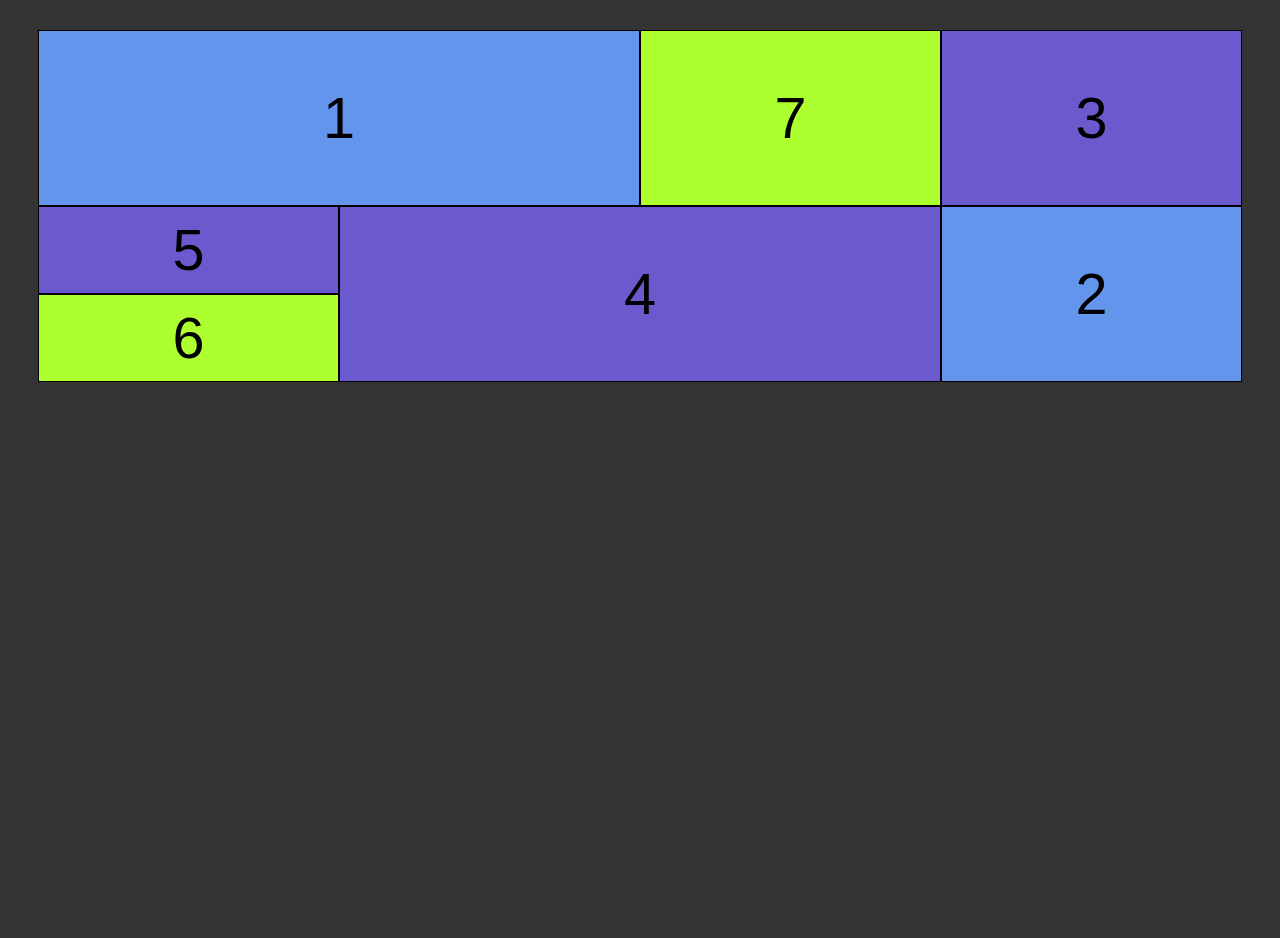
<file: z1/index.html>
<!DOCTYPE html>
<html lang="pl">
<head>
    <meta charset="UTF-8">
    <link rel="stylesheet" href="style.css" />
    <title>Grid</title>
</head>
<body>
    <div class="wrapper">
        <div class="item one blue">1</div>
        <div class="item two blue">2</div>
        <div class="item three purple">3</div>
        <div class="item four purple">4</div>
        <div class="item five purple">5</div>
        <div class="item six green">6</div>
        <div class="item seven green">7</div>
    </div>
    
</body>
</html>
</file>
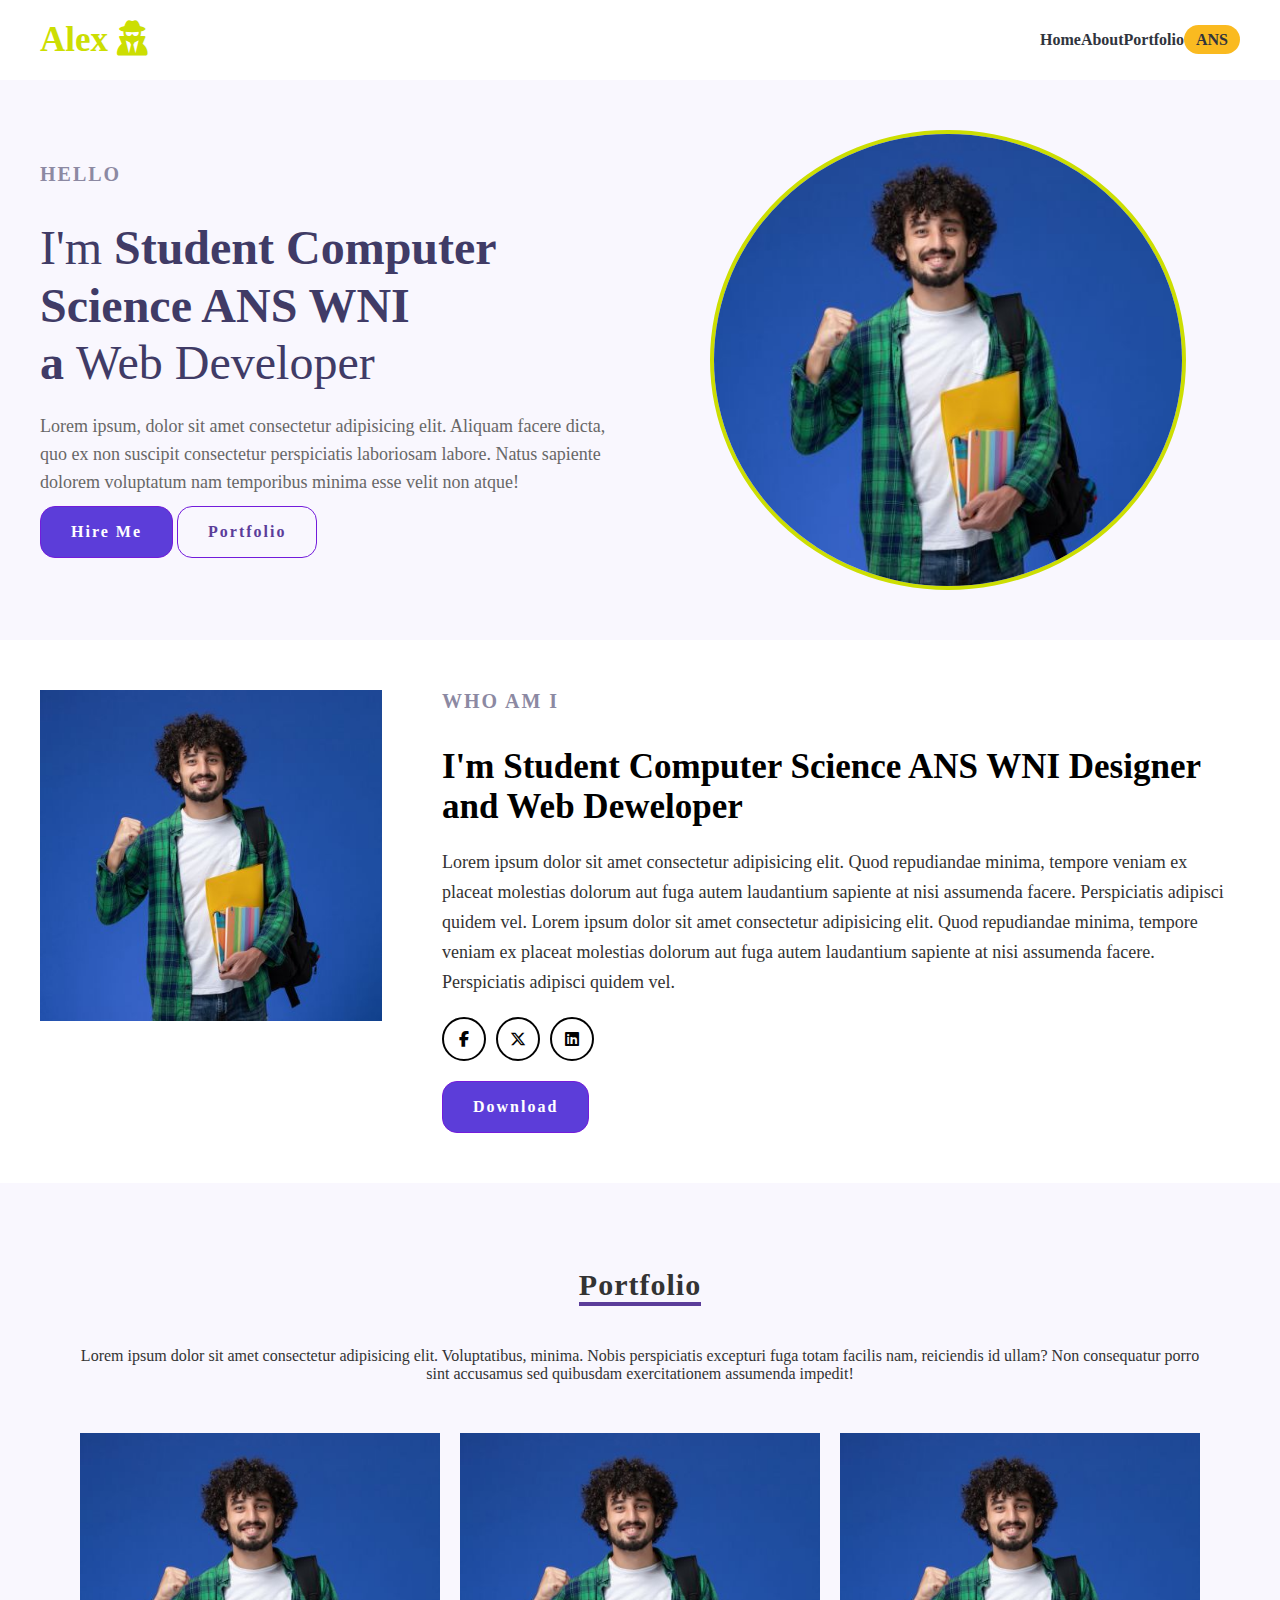
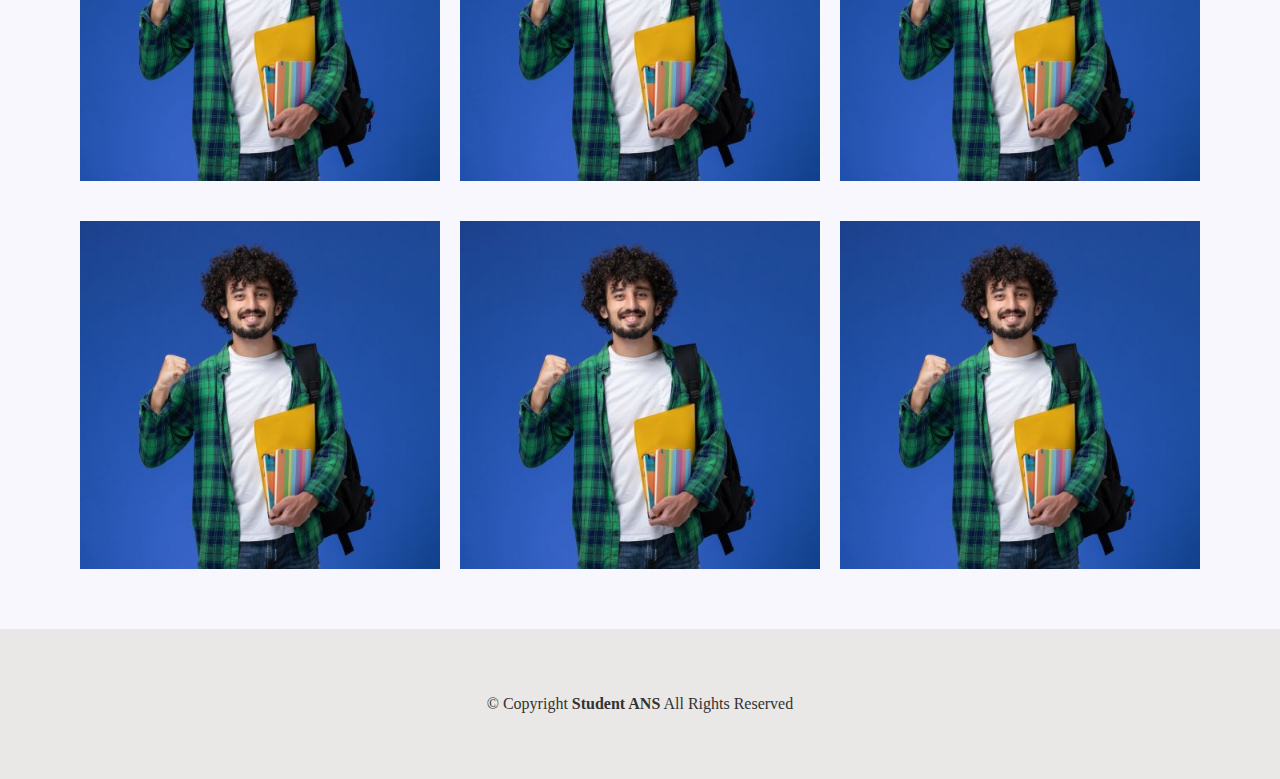
<file: z2/index.html>
<!DOCTYPE html>
<html lang="pl">
<head>
    <meta charset="UTF-8">
    <meta name="viewport" content="width=device-width, initial-scale=1.0">
    <title>Szablon www</title>
    <link rel="stylesheet" href="style.css">
    <link rel="stylesheet" href="https://cdnjs.cloudflare.com/ajax/libs/font-awesome/6.6.0/css/all.min.css">
    
</head>
<body>
    <header>
        <div class="container">
            <div class="header-content">
                <a href="onet.pl" class="logo">Alex
                 <i class="fa-solid fa-user-secret"></i>   
                </a>
                <nav>
                    <ul>
                        <li>
                            <a href="#">Home</a>
                        </li>
                        <li>
                            <a href="#">About</a>
                        </li>
                        <li>
                            <a href="#">Portfolio</a>
                        </li>
                        <li>
                            <a href="https://ans-ns.edu.pl">ANS</a>
                        </li>
                    </ul>
                </nav>
            </div>
        </div>
    </header>

    <section class="hero">
        <div class="container">
            <div class="hero-content">
                <div>
                     <h5>HELLO</h5>
                     <h2><span>I'm</span> Student Computer Science ANS WNI</h2>
                     <h2>a <span>Web Developer</span></h2>
                     <p>Lorem ipsum, dolor sit amet consectetur adipisicing elit. Aliquam facere dicta, quo ex non suscipit consectetur perspiciatis laboriosam labore. 
                        Natus sapiente dolorem voluptatum nam temporibus minima esse velit non atque!
                     </p>
                     <div class="hero-btn">
                        <a href ="#" class="button">
                            Hire Me
                        </a>
                     
                        <a href ="#" class="button button-secondary">
                           Portfolio
                        </a>
                    </div>
                 </div>
               <img src="ziutek_z_dokumenta.jpg" alt="ziutek_z_dokumenta">  
            </div>
        </div>
    </section>


    <section class="about">
        <div class="container">
            <div class="about-content">
                <img src="ziutek_z_dokumenta.jpg" alt="ziutek_z_dokumenta">    
             <div>
              <h5>Who Am I</h5> 
              <h2>I'm Student Computer Science ANS WNI Designer and Web Deweloper</h2>
              <p>Lorem ipsum dolor sit amet consectetur adipisicing elit. Quod repudiandae minima, tempore veniam ex placeat molestias dolorum aut fuga autem laudantium sapiente at nisi assumenda facere. Perspiciatis adipisci quidem vel.
                Lorem ipsum dolor sit amet consectetur adipisicing elit. Quod repudiandae minima, 
                tempore veniam ex placeat molestias dolorum aut fuga autem laudantium sapiente at nisi assumenda facere. Perspiciatis adipisci quidem vel.
            </p> 
               <div class="about-social">
                <ul>
                    <li>
                        <a href="#">
                            <i class="fab fa-facebook-f"></i>
                        </a>
                    </li>
                   
                        <li>
                            <a href="#">
                                <i class="fab fa-x-twitter"></i>
                            </a>
                        </li>
                    <li>
                        <a href="#">
                            <i class="fab fa-linkedin"></i>
                        </a>
                    </li>
                </ul>
               </div>
               <a href="#" class="button">Download</a> 
            </div>
        </div>
    </section>
    
    <section class="portfolio">
        <div class="container">
            <div class="portfolio-content">
                <div class="portfolio-heading">
                    <h2>Portfolio</h2>
                <p>Lorem ipsum dolor sit amet consectetur adipisicing elit. Voluptatibus, minima. Nobis perspiciatis excepturi fuga totam facilis nam, 
                    reiciendis id ullam? Non consequatur porro sint accusamus sed quibusdam exercitationem assumenda impedit!</p>
            </div>
            <div class="portfolio-images">
                <img src="ziutek_z_dokumenta.jpg" alt="ziutek_z_dokumenta"> 
                <img src="ziutek_z_dokumenta.jpg" alt="ziutek_z_dokumenta"> 
                <img src="ziutek_z_dokumenta.jpg" alt="ziutek_z_dokumenta"> 
                <img src="ziutek_z_dokumenta.jpg" alt="ziutek_z_dokumenta"> 
                <img src="ziutek_z_dokumenta.jpg" alt="ziutek_z_dokumenta"> 
                <img src="ziutek_z_dokumenta.jpg" alt="ziutek_z_dokumenta"> 
            </div>
        </div>
    </div>

    </section>

    <footer>
        <div class="container">
            <p>&copy; Copyright <b>Student ANS</b> All Rights Reserved</p>
        </div>
    </footer>
</body>
</html>
</file>
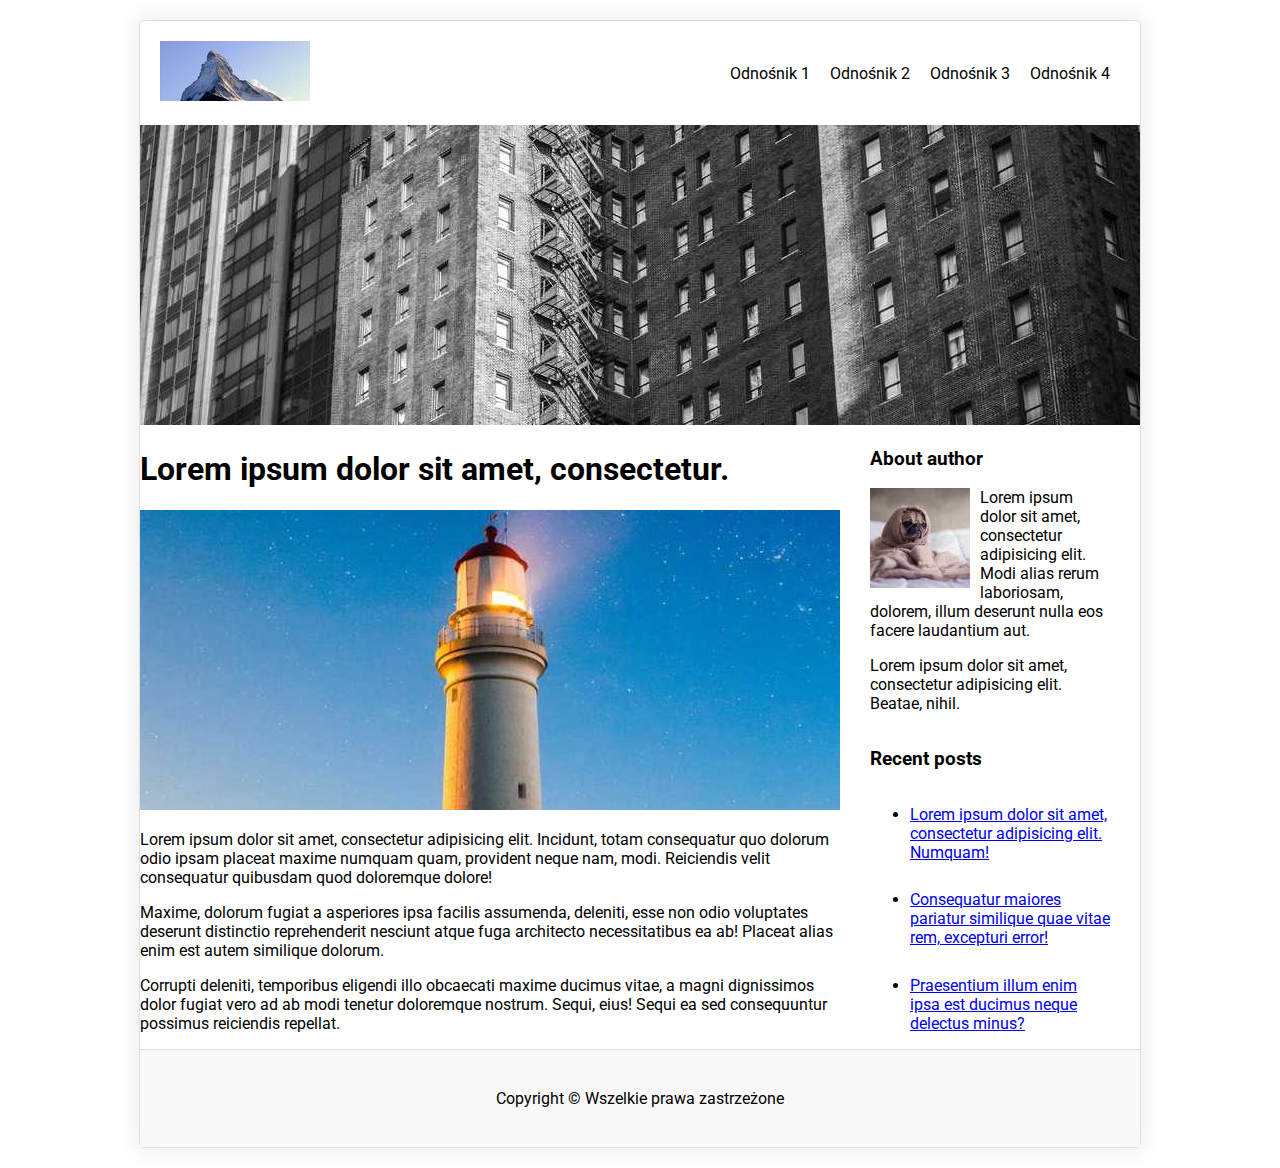
<file: z3/index.html>
<!DOCTYPE html>

<head>
	<meta charset="UTF-8">
	<title>Projekt P1</title>

	<link href="https://fonts.googleapis.com/css?family=Roboto:400,400i,700,700i&amp;subset=latin-ext" rel="stylesheet">
	<link rel="stylesheet" href="style.css">
	<html xmlns:mso="urn:schemas-microsoft-com:office:office" xmlns:msdt="uuid:C2F41010-65B3-11d1-A29F-00AA00C14882">
</head>

<body>
	<div class="container">
		<header>
			<section>
				<a href="#"><img src="906-150x60.jpg" alt=""></a>
			</section>

			<nav>
				<ul>
					<li><a href="#">Odnośnik 1</a></li>
					<li><a href="#">Odnośnik 2</a></li>
					<li><a href="#">Odnośnik 3</a></li>
					<li><a href="#">Odnośnik 4</a></li>
				</ul>
			</nav>
		</header>

		<section>
			<img src="945-1000x300.jpg" alt="">
		</section>

		<main>
			<article>
				<h1>Lorem ipsum dolor sit amet, consectetur.</h1>
				<img src="870-700x300.jpg" alt="">

				<p>Lorem ipsum dolor sit amet, consectetur adipisicing elit. Incidunt, totam consequatur quo dolorum
					odio ipsam placeat maxime numquam quam, provident neque nam, modi. Reiciendis velit consequatur
					quibusdam quod doloremque dolore!</p>
				<p>Maxime, dolorum fugiat a asperiores ipsa facilis assumenda, deleniti, esse non odio voluptates
					deserunt distinctio reprehenderit nesciunt atque fuga architecto necessitatibus ea ab! Placeat alias
					enim est autem similique dolorum.</p>
				<p>Corrupti deleniti, temporibus eligendi illo obcaecati maxime ducimus vitae, a magni dignissimos dolor
					fugiat vero ad ab modi tenetur doloremque nostrum. Sequi, eius! Sequi ea sed consequuntur possimus
					reiciendis repellat.</p>
			</article>

			<aside>
				<section>
					<h3>About author</h3>
					<img src="1062-100x100.jpg" alt="">

					<p>Lorem ipsum dolor sit amet, consectetur adipisicing elit. Modi alias rerum laboriosam, dolorem,
						illum deserunt nulla eos facere laudantium aut.</p>
					<p>Lorem ipsum dolor sit amet, consectetur adipisicing elit. Beatae, nihil.</p>
				</section>

				<section>
					<h3>Recent posts</h3>
					<ul>
						<li>
							<a href="#">Lorem ipsum dolor sit amet, consectetur adipisicing elit. Numquam!</a>
						</li>
						<li>
							<a href="#">Consequatur maiores pariatur similique quae vitae rem, excepturi error!</a>
						</li>
						<li>
							<a href="#">Praesentium illum enim ipsa est ducimus neque delectus minus?</a>
						</li>
					</ul>
				</section>
			</aside>
		</main>

		<footer>
			<p>Copyright &copy; Wszelkie prawa zastrzeżone</p>
		</footer>
	</div>

</body>

</html>
</file>
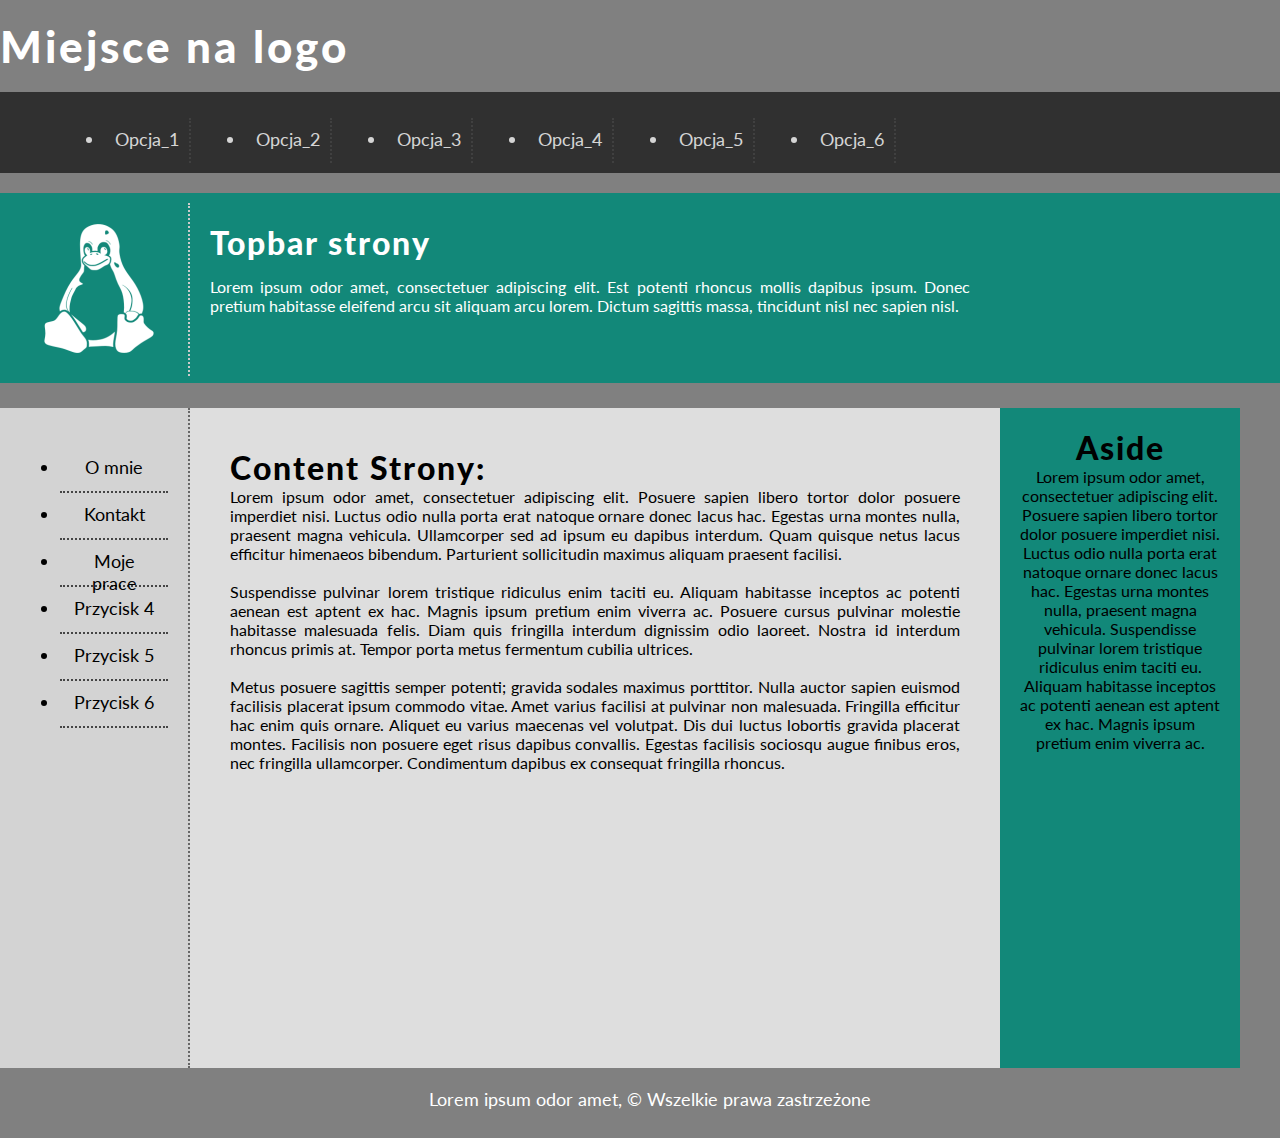
<file: zaj01/z1/index.html>
<!DOCTYPE html>
<html lang="pl">
<head>
    <meta charset="UTF-8">
    <meta name="viewport" content="width=device-width, initial-scale=1.0">
    <link href="https://fonts.googleapis.com/css2?family=Lato:ital,wght@0,100;0,300;0,400;0,700;0,900;1,100;1,300;1,400;1,700;1,900&display=swap" rel="stylesheet">
    <link rel="stylesheet" href="style.css" type="text/css" >
    <title>Projekt</title>
</head>
<body>
    <head>
        <div class="logo">
            Miejsce na logo
        </div>
        <div class="menu_1">
            <ul>
                <li class="option">Opcja_1</li>
                <li class="option">Opcja_2</li>
                <li class="option">Opcja_3</li>
                <li class="option">Opcja_4</li>
                <li class="option">Opcja_5</li>
                <li class="option">Opcja_6</li>
            </ul>
            <div style="clear: both;"></div>
        </div>
        <div class="topbar">
            <div class="topbarL">
                <img src="linux.png" />
            </div>
            <div class="topbarR">
            <span class="bigtitle">Topbar strony</span>
            <div style="height:15px"></div>
            Lorem ipsum odor amet, consectetuer adipiscing elit. 
            Est potenti rhoncus mollis dapibus ipsum. Donec pretium habitasse eleifend arcu sit aliquam arcu lorem.
            Dictum sagittis massa, tincidunt nisl nec sapien nisl. 
        </div>
        <div style="clear: both;"></div>
        </div>
    </head>
    <main>
        <div class="side_menu">
            <ul>
                <li class="option2">O mnie</li>
                <li class="option2">Kontakt</li>
                <li class="option2">Moje prace</li>
                <li class="option2">Przycisk 4</li>
                <li class="option2">Przycisk 5</li>
                <li class="option2">Przycisk 6</li>
            </ul>
        </div>
        <div class="content">
            <span class="bigtitle">Content Strony:</span>
            <div class="dottedline"></div>
            <br />
            Lorem ipsum odor amet, consectetuer adipiscing elit. 
            Posuere sapien libero tortor dolor posuere imperdiet nisi. 
            Luctus odio nulla porta erat natoque ornare donec lacus hac. 
            Egestas urna montes nulla, praesent magna vehicula. 
            Ullamcorper sed ad ipsum eu dapibus interdum. 
            Quam quisque netus lacus efficitur himenaeos bibendum. Parturient sollicitudin maximus aliquam praesent facilisi.

            <br /> <br />

            Suspendisse pulvinar lorem tristique ridiculus enim taciti eu. 
            Aliquam habitasse inceptos ac potenti aenean est aptent ex hac. 
            Magnis ipsum pretium enim viverra ac. 
            Posuere cursus pulvinar molestie habitasse malesuada felis. Diam quis fringilla interdum dignissim odio laoreet. 
            Nostra id interdum rhoncus primis at. Tempor porta metus fermentum cubilia ultrices.

            <br /> <br />

            Metus posuere sagittis semper potenti; gravida sodales maximus porttitor. 
            Nulla auctor sapien euismod facilisis placerat ipsum commodo vitae. 
            Amet varius facilisi at pulvinar non malesuada. 
            Fringilla efficitur hac enim quis ornare. 
            Aliquet eu varius maecenas vel volutpat. Dis dui luctus lobortis gravida placerat montes. 
            Facilisis non posuere eget risus dapibus convallis. 
            Egestas facilisis sociosqu augue finibus eros, nec fringilla ullamcorper. Condimentum dapibus ex consequat fringilla rhoncus.
        </div>
        <div class="aside">
            <span class="bigtitle">Aside</span> <br />
            <div class="dottedline"></div>
            Lorem ipsum odor amet, consectetuer adipiscing elit. 
            Posuere sapien libero tortor dolor posuere imperdiet nisi. 
            Luctus odio nulla porta erat natoque ornare donec lacus hac. 
            Egestas urna montes nulla, praesent magna vehicula. 
            Suspendisse pulvinar lorem tristique ridiculus enim taciti eu. 
            Aliquam habitasse inceptos ac potenti aenean est aptent ex hac. 
            Magnis ipsum pretium enim viverra ac.
        </div>
    </main>
    <footer>
        <div class="footer">
            Lorem ipsum odor amet, &copy; Wszelkie prawa zastrzeżone
        </div>
    </footer>
</body>
</html>
</file>
<file: z1/style.css>
**,
*::after,
*::before {
    box-sizing: border-box;
    margin: 0;
    padding: 0;
}

body {
    height: 100vh;
    font-family: 'Open Sans', sans-serif;
    background-color: #333;
    font-size: 3.6rem;
}

.wrapper {
    margin: 30px;
    display: grid;
    grid-template-columns: repeat(4, 1fr);
    grid-template-rows: 2fr 1fr 1fr;
}

.item {
    display: flex;
    align-items: center;
    justify-content: center;
    padding: 10px 20px;
    text-transform: uppercase;
    border: 1px solid black;
}

.blue {
    background-color: cornflowerblue;
}

.purple {
    background-color: slateblue;
}

.green {
    background-color: greenyellow;
}

.one {
    grid-column: 1/3;
    grid-row: 1/2;
}

.two {
    grid-column: 4/5;
    grid-row: 2/4;
}

.three {
    grid-column: 4/5;
    grid-row: 1/2;
}

.four {
    grid-column: 2/4;
    grid-row: 2/4;
}

.five {
    grid-column: 1/2;
    grid-row: 2/3;
}

.six {
    grid-column: 1/2;
    grid-row: 3/4;
}

.seven {
    grid-column: 3/4;
    grid-row: 1/2;
}
</file>
<file: z2/style.css>
body {
    margin: 0px;
    font-family: "Roboto", serif;
}

.container {
    max-width: 1200px;
    margin: auto;
    padding: 0 20px;
}

h5 {
    color: #8c89a2;
    font-weight: 600;
    font-size: 20px;
    text-transform: uppercase;
    letter-spacing: 2px;
    margin-top: 0;
}

footer {
    background: #e9e8e6;
    color: #333333;
    padding: 50px 0;
    text-align: center;
}

a {
    text-decoration: none;
}

header {
    position: fixed;
    width: 100%;
    background-color: #ffffff;
    padding: 20px 0;
}

.header-content {
    display: flex;
    justify-content: space-between;
    align-items: center;
}

.logo {
    font-size: 35px;
    font-weight: 900;
    color: #ccde02;
}

nav ul {
    list-style: none;
    margin: 0;
    padding: 0;
    display: flex;
    align-items: center;
}

nav a {
    color: #30343d;
    font-weight: 700;
}

nav a:hover {
    opacity: 0.6;
}

nav a[href*="ans-ns.edu"] {
    background-color: #faba20;
    padding: 6px 12px;
    border-radius: 15px;
}

.button {
    padding: 16px 30px;
    display: inline-block;
    letter-spacing: 2px;
    font-weight: 600;
    border-radius: 15px;
    color: #fff;
    background-color: #5c3dd9;
    border: 1px solid #731cdb;
}

.button:hover {
    color: #fff;
    background-color: #5c3d9a;
    border-color: #731cdb;
}

.button-secondary {
    background: none;
    color: #5c3d9a;
}

/* HERO */

.hero {
    margin-top: 0;
    padding: 50px 0;
    background-color: rgb(146 106 232 /5%);
}

.hero-content {
    margin-top: 80px;
    display: grid;
    grid-template-columns: 0.5fr 0.5fr;
    place-items: center;
    gap: 30px;
}

.hero h2 {
    font-size: 48px;
    line-height: 1.2;
    font-weight: 600;
    color: #403b66;
    margin: 0;
}

.hero h2 span {
    font-weight: 400;
}

.hero p {
    color: #686767;
    font-size: 18px;
    margin-top: 20px;
    line-height: 28px;
    margin-bottom: 10px;
}

.hero-btn {
    margin-right: 15px;
}

.hero img {
    border-radius: 50%;
    width: 80%;
    border: 4px solid #ccde02;
}

/* ABOUT */

.about {
    padding: 50px 0;
}

.about-content {
    display: grid;
    grid-template-columns: 0.3fr 0.7fr;
    gap: 60px;
}

.about-content img {
    width: 100%;
}

.about h2 {
    font-size: 35px;
    font-weight: 700;
    margin: 20px 0px;
}

.about p {
    color: #333;
    font-size: 18px;
    line-height: 30px;
    margin: 0;
}

.about-social {
    margin: 20px 0;
}

.about-social ul {
    margin: 0;
    padding: 0;
    display: flex;
    gap: 10px;
    list-style: none;
}

.about-social a {
    color: #020202;
    font-size: 16px;
    width: 40px;
    height: 40px;
    border: 2px solid #020202;
    border-radius: 50%;
    display: flex;
    justify-content: center;
    align-items: center;
}

.about-social a:hover {
    color: #ccde02;
    border-color: #ccde02;
}

/* PORTFOLIO */
.portfolio {
    padding: 60px;
    background-color: rgb(146 106 232 /5%);
}

.portfolio-heading {
    text-align: center;
}

.portfolio-heading h2 {
    color: #333;
    font-size: 30px;
    font-weight: 700;
    letter-spacing: 1px;
    border-bottom: 4px solid #5c3d9a;
    display: inline-block;
}

.portfolio-heading p {
    color: #333;
}

.portfolio-images {
    display: grid;
    grid-template-columns: repeat(3, auto);
    column-gap: 20px;
    row-gap: 40px;
    margin-top: 50px;
}

.portfolio-images img {
    width: 100%;
}
</file>
<file: z3/style.css>
body {
    margin: 0;
    font-family: Roboto, serif;
    font-size: 16px;
}

.container {
    width: 1000px;
    margin: 20px auto;
    border: 1px solid #e1e1e1;
    border-radius: 5px;
    box-shadow: 0 0 23px rgba(0, 0, 0, 0.1);
}

footer {
    background: #f8f8f8;
    border-top: 1px solid #e1e1e1;
    padding: 23px 15px;
    text-align: center;
}

header {
    display: flex;
    justify-content: space-between;
    align-items: center;
    margin: 20px;
}

main {
    display: grid;
    grid-template-columns: 0.7fr 0.3fr;
}

nav ul {
    list-style: none;
    display: flex;
    justify-content: space-between;
}

nav a {
    text-decoration: none;
    color: black;
    padding: 10px;
}

nav a:hover {
    background-color: black;
    color: whitesmoke;
}

aside > section:nth-child(1) p:first-child {
    float: left;
}

aside > section:nth-child(1) img {
    float: left;
    margin-right: 10px;
}

aside > section:nth-child(1) p:last-child {
    clear: both;
}

aside > section:nth-child(2) {
    display: flex;
    flex-direction: column;
    height: 100%;
    /* justify-content: space; */
}

aside > section:nth-child(2) ul {
    display: flex;
    flex-direction: column;
    height: 100%;
    justify-content: space-between;
}


aside {
    margin: 0px 30px;
    display: flex;
    flex-direction: column;
}
</file>
<file: zaj01/z1/style.css>
body {
    background-color: grey;
    font-family: 'Lato', sans-serif;
    width: 1300px;
    margin-left: auto;
    margin-right: auto;
}
.logo {
    color: white;
    margin-top: 20px;
    font-size: 44px;
    letter-spacing: 3px;
    font-weight: 900;
}
.menu_1 {
    background-color: #303030;
    margin-top: 20px;
    color: #ffffff;
    padding: 10px;
}
.option {
    float: left;
    min-width: 50px;
    height:25px;
    font-size: 18px;
    padding: 10px;
    border-right: 2px dotted #444444;
    opacity:0.8;
    margin-left:55px;
}
.option:hover {
    background-color: #000000;
    cursor: pointer;
}
.topbar {
    background-color: #128879;
    color:white;
    padding:10px;
    margin-top: 20px;
    margin-bottom: 25px;
    height: 170px;
}
.topbarL {
    float: left;
    padding: 20px;
    width: 138px;
    text-align: center;
    border-right:2px dotted #cccccc;
}
.topbarR {
    float: left;
    padding: 20px;
    width: 760px;
    font-size: 16px;
    text-align: justify;
}

.side_menu {
    float:left;
    width: 148px;
    min-height: 620px;
    padding:20px;
    background-color: lightgray;
    text-align: center;
    font-size: 18px;
    border-right: 2px dotted #666666;
}
.option2 {
    font-size: 18px;
    height: 25px;
    padding:10px;
    border-bottom: 2px dotted #444444;
}
.option2:hover {
    background-color: #f36742;
    color:white;
    cursor:pointer;
}
.content {
    float:left;
    padding: 40px;
    width: 730px;
    background-color: #dedede;
    min-height: 580px;
    text-align: justify;
}
.dottedline {
    float:left;
    height: 5px;
    margin-top: 15px;
    margin-bottom: 20px;
    border-bottom: 2px dotted #444444;
}
.aside{
    float:left;
    width: 200px;
    padding: 20px;
    height:620px;
    text-align: center;
    background-color: #128879;
}
.footer{
    clear: both;
    color:white;
    text-align: center;
    padding: 20px;
    font-size: 18px;
}
.bigtitle {
    font-size: 32px;
    font-weight: 900;
    letter-spacing: 2px;
}
</file>
